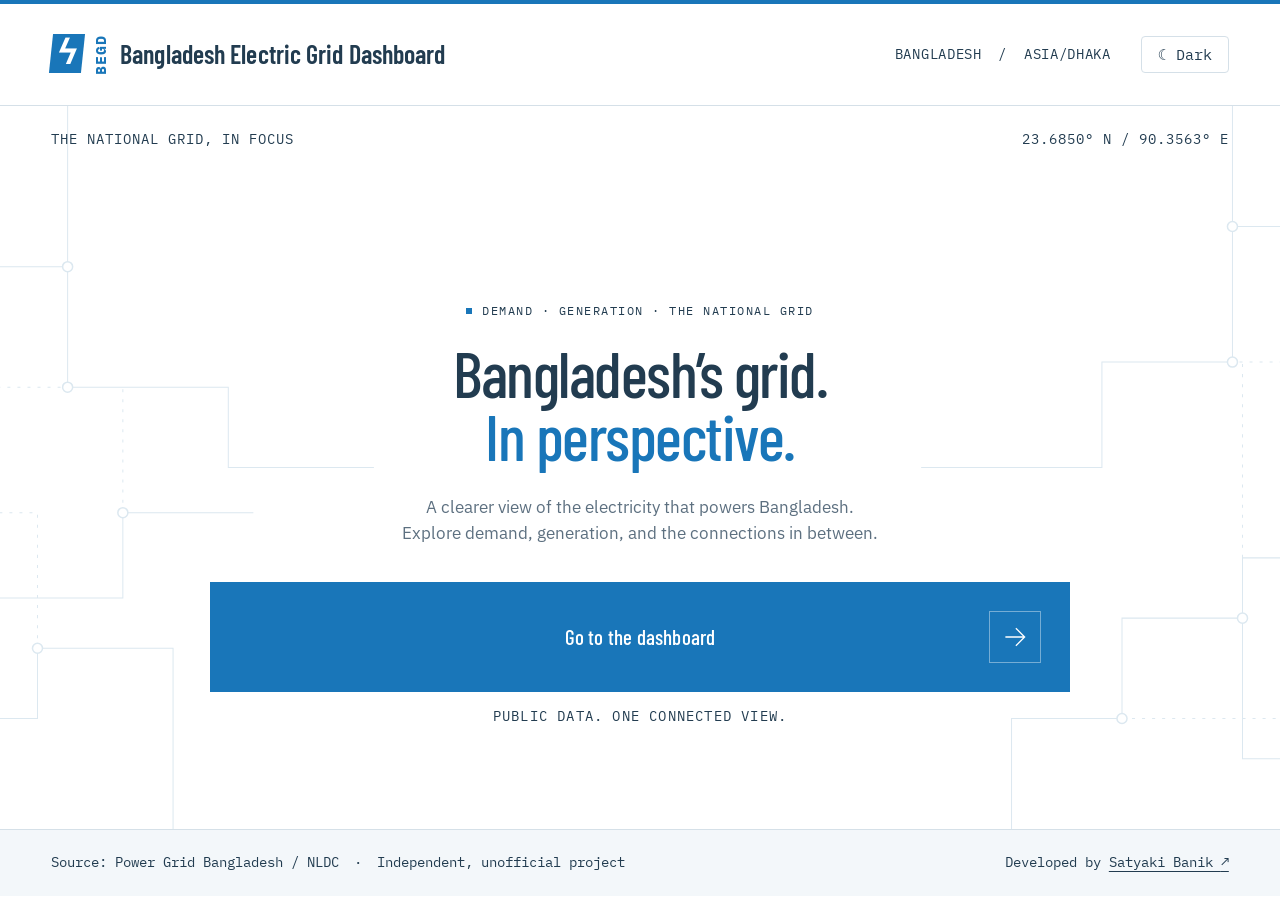
<file: index.html>
<!DOCTYPE html>
<html lang="en" data-theme="light">
<head>
<!-- Google tag (gtag.js) -->
<script async src="https://www.googletagmanager.com/gtag/js?id=G-PR6S6HXCWQ"></script>
<script>
  window.dataLayer = window.dataLayer || [];
  function gtag(){dataLayer.push(arguments);}
  gtag('js', new Date());

  gtag('config', 'G-PR6S6HXCWQ');
</script>

    <meta charset="utf-8">
    <script src="begd/theme.js?v=theme-v1"></script>
    <meta name="viewport" content="width=device-width, initial-scale=1">
    <meta name="description" content="Explore BEGD, the Bangladesh Electric Grid Dashboard, for electricity demand, generation, load shedding, power plants and imports from Power Grid and NLDC data.">
    <title>BEGD | Bangladesh Electric Grid Dashboard</title>
    <link rel="canonical" href="https://satyakibanik.github.io/Projects/">
    <link rel="sitemap" type="application/xml" href="sitemap.xml">
    <meta property="og:type" content="website">
    <meta property="og:site_name" content="BEGD">
    <meta property="og:title" content="BEGD | Bangladesh Electric Grid Dashboard">
    <meta property="og:url" content="https://satyakibanik.github.io/Projects/">
<link rel="icon" type="image/svg+xml" href="begd/favicon.svg">
<link rel="icon" type="image/png" sizes="32x32" href="begd/favicon-32.png">
<link rel="apple-touch-icon" sizes="180x180" href="begd/apple-touch-icon.png">
<meta property="og:image" content="https://satyakibanik.github.io/Projects/begd/social-preview.png">
<meta property="og:image:width" content="1200">
<meta property="og:image:height" content="630">
<meta property="og:image:type" content="image/png">
<meta property="og:image:alt" content="BEGD logo — Bangladesh Electric Grid Dashboard">
<meta name="twitter:image" content="https://satyakibanik.github.io/Projects/begd/social-preview.png">
<meta name="twitter:image:alt" content="BEGD logo — Bangladesh Electric Grid Dashboard">
<meta name="twitter:card" content="summary_large_image">
<meta name="twitter:title" content="BEGD | Bangladesh Electric Grid Dashboard">
    <link rel="preconnect" href="https://fonts.googleapis.com">
    <link rel="preconnect" href="https://fonts.gstatic.com" crossorigin>
    <link href="https://fonts.googleapis.com/css2?family=Barlow+Condensed:wght@400;500;600;700&family=IBM+Plex+Mono:wght@400;500&family=IBM+Plex+Sans:wght@400;500;600&display=swap" rel="stylesheet">
    <link rel="stylesheet" href="begd/landing.css?v=1">
<link rel="stylesheet" href="begd/readability.css?v=1"></head>
<body>
    <a class="skip-link" href="#main">Skip to content</a>
    <header class="site-header">
        <a class="brand" href="./" aria-label="BEGD home">
            <span class="brand-logo" aria-hidden="true"><span class="mark">ϟ</span><span class="brand-acronym">BEGD</span></span>
            <span class="brand-title">Bangladesh Electric Grid Dashboard</span>
        </a>
        <div class="header-tools">
            <span class="header-location">BANGLADESH <span>/</span> ASIA/DHAKA</span>
            <button type="button" id="theme-toggle" class="theme-toggle" aria-label="Switch to dark mode" aria-pressed="false">☾ Dark</button>
        </div>
    </header>
    <main id="main">
        <div class="page-index" aria-hidden="true"><span>THE NATIONAL GRID, IN FOCUS</span><span>23.6850° N / 90.3563° E</span></div>
        <section class="hero" aria-labelledby="begd-title">
            <svg class="grid-diagram" viewBox="0 0 1440 720" preserveAspectRatio="xMidYMid slice" fill="none" aria-hidden="true" focusable="false">
                <g class="grid-lines">
                    <path d="M0 160H150V280H310V360H455M0 490H205V405H335M150 0V160M0 610H120V540H255V720M1440 120H1310V255H1180V360H1000M1440 450H1320V510H1200V610H1090V720M1310 0V120M1440 650H1320V510"/>
                    <path d="M0 280H150M205 405V280M120 540V405H0M1440 255H1310M1320 450V255M1200 610H1440" stroke-dasharray="3 7"/>
                </g>
                <g class="grid-nodes">
                    <circle cx="150" cy="160" r="5"/><circle cx="150" cy="280" r="5"/><circle cx="205" cy="405" r="5"/><circle cx="120" cy="540" r="5"/><circle cx="1310" cy="120" r="5"/><circle cx="1310" cy="255" r="5"/><circle cx="1320" cy="510" r="5"/><circle cx="1200" cy="610" r="5"/>
                </g>
            </svg>
            <div class="hero-content">
                <p class="eyebrow"><span class="signal" aria-hidden="true"></span> DEMAND · GENERATION · THE NATIONAL GRID</p>
                <h1 id="begd-title">Bangladesh’s grid.<br><span>In perspective.</span></h1>
                <p class="hero-description">A clearer view of the electricity that powers Bangladesh.<br class="desktop-break"> Explore demand, generation, and the connections in between.</p>
                <a class="dashboard-link" href="begd/">
                    <span class="link-label">Go to the dashboard</span>
                    <span class="link-arrow" aria-hidden="true"><svg viewBox="0 0 32 32" fill="none"><path d="M5 16h21M17 6l10 10-10 10"/></svg></span>
                </a>
                <p class="entry-note">PUBLIC DATA. ONE CONNECTED VIEW.</p>
            </div>
            <div class="scope" aria-label="Explore in the dashboard" hidden>
                <div class="scope-item"><span class="scope-number" aria-hidden="true">01</span><div><h2>Demand &amp; generation</h2><p>Hourly curves. The national picture.</p></div></div>
                <div class="scope-item"><span class="scope-number" aria-hidden="true">02</span><div><h2>Plants &amp; connections</h2><p>Power plants, regions, and imports.</p></div></div>
                <div class="scope-item"><span class="scope-number" aria-hidden="true">03</span><div><h2>Patterns &amp; perspective</h2><p>Daily reports and long-term trends.</p></div></div>
            </div>
        </section>
    </main>
    <footer class="site-footer">
        <span>Source: Power Grid Bangladesh / NLDC <span class="footer-divider" aria-hidden="true">·</span> Independent, unofficial project</span>
        <span class="developer-credit">Developed by <a href="https://www.linkedin.com/in/satyakibanik/" target="_blank" rel="noopener noreferrer">Satyaki Banik <span aria-hidden="true">↗</span></a></span>
    </footer>
<script src="begd/readability.js?v=1"></script></body>
</html>
</file>
<file: begd/landing.css>
:root {
    color-scheme: light;
    --bg: #fff;
    --surface: #f3f7fa;
    --ink: #223c50;
    --muted: #5d7080;
    --blue: #1976b9;
    --blue-deep: #155f91;
    --line: #d5e0e8;
    --diagram: #dce8f0;
    --mono: 'IBM Plex Mono', monospace;
    --display: 'Barlow Condensed', 'Arial Narrow', sans-serif;
    --body: 'IBM Plex Sans', sans-serif;
}

:root[data-theme="dark"] {
    color-scheme: dark;
    --bg: #0c1520;
    --surface: #121f2c;
    --ink: #e5edf5;
    --muted: #b0c0ce;
    --blue: #7bc4f5;
    --blue-deep: #a2d7fb;
    --line: #3b5062;
    --diagram: #243b4d;
}

* { box-sizing: border-box; }
body { margin: 0; background: var(--bg); color: var(--ink); font: 15px/1.5 var(--body); border-top: 4px solid var(--blue); }
a { color: inherit; }
a, button { -webkit-tap-highlight-color: transparent; }
a:focus-visible, button:focus-visible { outline: 3px solid var(--blue); outline-offset: 6px; }
::selection { background: var(--blue); color: var(--bg); }
.skip-link { position: absolute; top: -80px; left: 24px; z-index: 5; padding: 12px 18px; background: var(--bg); }
.skip-link:focus { top: 16px; }
.site-header { min-height: 102px; display: flex; justify-content: space-between; align-items: center; gap: 24px; padding: 22px 4%; border-bottom: 1px solid var(--line); }
.brand { display: flex; align-items: center; gap: 12px; text-decoration: none; }
.brand-logo { position: relative; display: block; flex: 0 0 57px; width: 57px; height: 42px; }
.mark { position: absolute; top: 0; left: 0; width: 32px; height: 39px; background: var(--blue); color: var(--bg); font: 600 33px/35px var(--display); text-align: center; transform: skew(-6deg); }
.brand-acronym { position: absolute; top: 50%; left: 49px; transform: translate(-50%, -50%) rotate(-90deg); color: var(--blue); font: 500 10px/1 var(--mono); letter-spacing: 1.2px; }
.brand-title { font: 600 25px/1.1 var(--display); letter-spacing: .1px; }
.header-tools { display: flex; align-items: center; gap: 30px; }
.header-location { color: var(--muted); font: 9px var(--mono); letter-spacing: .7px; white-space: nowrap; }
.header-location span { padding: 0 8px; color: var(--blue); }
.theme-toggle { min-width: 88px; min-height: 34px; padding: 7px 11px; border: 1px solid var(--line); border-radius: 4px; background: var(--bg); color: var(--ink); font: 11px var(--mono); cursor: pointer; }
.theme-toggle:hover { background: var(--surface); border-color: var(--blue); }
main { position: relative; }
.page-index { position: absolute; top: 23px; left: 4%; right: 4%; z-index: 1; display: flex; justify-content: space-between; gap: 16px; color: var(--muted); font: 9px/1.5 var(--mono); letter-spacing: 1px; }
.hero { position: relative; min-height: max(720px, calc(100svh - 177px)); padding: 94px 4% 0; display: flex; flex-direction: column; justify-content: center; overflow: hidden; }
.grid-diagram { position: absolute; inset: 0; width: 100%; height: 100%; pointer-events: none; }
.grid-lines { stroke: var(--diagram); stroke-width: 1; }
.grid-nodes { fill: var(--bg); stroke: var(--diagram); stroke-width: 1.5; }
.hero-content { position: relative; z-index: 1; width: min(100%, 860px); margin: auto; text-align: center; }
.eyebrow { display: flex; align-items: center; justify-content: center; gap: 10px; color: var(--blue); font: 10px/1.6 var(--mono); letter-spacing: 1.5px; margin: 0 0 22px; }
.signal { display: inline-block; flex: 0 0 6px; width: 6px; height: 6px; background: var(--blue); }
h1 { font: 500 clamp(66px, 7.4vw, 106px)/.98 var(--display); letter-spacing: -1.5px; margin: 0; }
h1 span { color: var(--blue); }
.hero-description { color: var(--muted); font-size: 15px; line-height: 1.8; margin: 26px 0 36px; }
.dashboard-link { display: grid; grid-template-columns: 52px minmax(0, 1fr) 52px; align-items: center; gap: 26px; min-height: 110px; padding: 20px 28px; text-align: center; background: var(--blue); color: #fff; border: 1px solid var(--blue); text-decoration: none; transition: background .2s, border-color .2s; }
.dashboard-link:hover { background: var(--blue-deep); border-color: var(--blue-deep); }
.link-label { grid-column: 2; font: 500 38px/1.1 var(--display); letter-spacing: .2px; }
.link-arrow { display: grid; place-items: center; width: 52px; height: 52px; border: 1px solid #ffffff66; }
.link-arrow svg { width: 28px; height: 28px; stroke: currentColor; stroke-width: 1.5; transition: transform .2s; }
.dashboard-link:hover .link-arrow svg { transform: translateX(4px); }
[data-theme="dark"] .dashboard-link { color: #0c1520; }
[data-theme="dark"] .link-arrow { border-color: #0c152066; }
.entry-note { margin: 14px 0 0; font: 9px/1.6 var(--mono); color: var(--muted); letter-spacing: 1.2px; }
.scope { position: relative; z-index: 1; display: grid; grid-template-columns: repeat(3, minmax(0, 1fr)); width: min(100%, 1120px); margin: 64px auto 0; padding: 26px 0 29px; border-top: 1px solid var(--line); }
.scope[hidden] { display: none; }
.scope-item { display: flex; gap: 16px; padding: 0 30px; border-right: 1px solid var(--line); }
.scope-item:first-child { padding-left: 0; }
.scope-item:last-child { border-right: 0; padding-right: 0; }
.scope-number { color: var(--blue); font: 10px/2.2 var(--mono); }
.scope h2 { font: 500 23px/1.1 var(--display); margin: 0 0 8px; }
.scope p { color: var(--muted); font-size: 11px; margin: 0; }
.site-footer { display: flex; justify-content: space-between; gap: 16px 30px; padding: 22px 4%; border-top: 1px solid var(--line); background: var(--surface); color: var(--muted); font: 9px/1.8 var(--mono); }
.footer-divider { padding: 0 7px; }
.developer-credit { white-space: nowrap; }
.developer-credit a { text-decoration-thickness: 1px; text-underline-offset: 4px; }
.developer-credit a:hover { color: var(--blue); }

@media (min-width: 1600px) {
    .hero-content { width: 940px; }
}
@media (max-width: 900px) {
    .header-location { display: none; }
    .hero { min-height: max(720px, calc(100svh - 177px)); }
    .scope-item { padding: 0 20px; gap: 10px; }
    .scope h2 { font-size: 21px; }
    .scope p { max-width: 180px; line-height: 1.7; }
    .site-footer { flex-wrap: wrap; }
}
@media (min-width: 601px) and (max-height: 850px) {
    .hero { min-height: calc(100svh - 167px); padding-top: 64px; }
    h1 { font-size: clamp(66px, 6vw, 84px); }
    .eyebrow { margin-bottom: 18px; }
    .hero-description { margin: 20px 0 26px; font-size: 14px; line-height: 1.7; }
    .dashboard-link { min-height: 96px; }
    .scope { margin-top: 38px; padding-top: 22px; padding-bottom: 22px; }
}
@media (max-width: 600px) {
    .site-header { min-height: 88px; padding: 18px 20px; gap: 12px; }
    .brand { gap: 5px; }
    .brand-title { max-width: 190px; font-size: 20px; line-height: 1.05; }
    .brand-logo { transform: scale(.85); transform-origin: left center; flex-basis: 49px; margin-right: -4px; }
    .theme-toggle { min-width: 72px; font-size: 10px; padding: 7px 8px; }
    .page-index { top: 19px; left: 20px; right: 20px; font-size: 8px; letter-spacing: .5px; }
    .page-index span:last-child { display: none; }
    .hero { min-height: calc(100svh - 92px); padding: 80px 20px 0; }
    .grid-diagram { opacity: .6; }
    .eyebrow { font-size: 8px; letter-spacing: .7px; gap: 7px; margin-bottom: 23px; }
    h1 { font-size: clamp(42px, 12vw, 72px); letter-spacing: -.7px; }
    .hero-description { max-width: 330px; margin: 23px auto 30px; font-size: 13px; line-height: 1.8; }
    .desktop-break { display: none; }
    .dashboard-link { grid-template-columns: 38px minmax(0, 1fr) 38px; min-height: 88px; padding: 17px 18px; gap: 8px; }
    .link-label { font-size: clamp(25px, 6.5vw, 34px); }
    .link-arrow { width: 38px; height: 38px; }
    .link-arrow svg { width: 23px; height: 23px; }
    .entry-note { font-size: 8px; letter-spacing: .8px; }
    .scope { grid-template-columns: 1fr; margin-top: 48px; padding: 0; }
    .scope-item, .scope-item:first-child, .scope-item:last-child { padding: 18px 0; gap: 16px; border-right: 0; border-bottom: 1px solid var(--line); }
    .scope-item:last-child { border-bottom: 0; }
    .scope h2 { font-size: 21px; margin-bottom: 4px; }
    .scope p { max-width: none; }
    .site-footer { padding: 20px; font-size: 8px; gap: 12px; }
}
@media (max-width: 360px) {
    .link-label { font-size: 22px; }
    .dashboard-link { grid-template-columns: 30px minmax(0, 1fr) 30px; gap: 6px; }
    .link-arrow { width: 30px; height: 34px; }
}
@media (prefers-reduced-motion: reduce) {
    *, *::before, *::after { transition: none !important; }
}
</file>
<file: begd/readability.css>
[data-text-role="body"]{font-size:17px!important}
[data-text-role="small"]{font-size:14px!important}
[data-text-role="controls"]{font-size:15px!important}
[data-text-role="table"]{font-size:15px!important}
[data-text-role="chart"]{font-size:13px!important}
[data-text-role="micro"]{font-size:12px!important}
[data-text-role="title"]{font-size:44px!important}
[data-text-role="heading"]{font-size:28px!important}
[data-text-role="subheading"]{font-size:21px!important}
[data-text-role="reading"]{font-size:24px!important}
[data-text-role="metric"]{font-size:36px!important}
[data-text-role="article"]{font-size:24px!important}
[data-text-role="bangla"]{font-size:22px!important}
[data-text-role="brand"]{font-size:26px!important}
[data-text-role="brand-acronym"]{font-size:15px!important;font-weight:700!important;color:var(--blue,#477d9c)!important}
[data-text-role="hero"]{font-size:64px!important}
@media(max-width:600px){[data-text-role="body"]{font-size:16px!important}[data-text-role="small"]{font-size:14px!important}[data-text-role="controls"]{font-size:15px!important}[data-text-role="table"]{font-size:14px!important}[data-text-role="chart"]{font-size:13px!important}[data-text-role="micro"]{font-size:12px!important}[data-text-role="title"]{font-size:36px!important}[data-text-role="heading"]{font-size:24px!important}[data-text-role="subheading"]{font-size:20px!important}[data-text-role="reading"]{font-size:22px!important}[data-text-role="metric"]{font-size:32px!important}[data-text-role="article"]{font-size:22px!important}[data-text-role="bangla"]{font-size:20px!important}[data-text-role="brand"]{font-size:22px!important}[data-text-role="brand-acronym"]{font-size:14px!important}[data-text-role="hero"]{font-size:42px!important}}
 [data-text-role="chart"]{font-size:var(--readable-svg-size,13px)!important}
 [data-text-role="body"],[data-text-role="small"]{line-height:1.55!important}
 [data-text-role="heading"],[data-text-role="subheading"],[data-text-role="title"],[data-text-role="article"],[data-text-role="bangla"]{line-height:1.25!important}
 label,button,select,input{line-height:1.4!important}button,input,select{min-height:38px}
 .chart-legend,.chart-selector,.map-controls,.region-map-key,.news-language,.header-actions{flex-wrap:wrap!important}
 .panel-head{flex-wrap:wrap!important;gap:12px!important}.region-map-reading{align-items:baseline;flex-wrap:wrap!important}
 svg.chart,.interactive-chart svg,.trends-chart>svg{overflow:visible!important}
 .chart-tooltip,.trends-tooltip,.plant-tooltip{max-width:min(440px,90vw)!important;white-space:normal!important}
 .metric .value{white-space:normal!important}.brand-title{white-space:normal!important}
 .header-title-row{flex-wrap:wrap!important}.header-title-row>.brand{flex:1 1 380px!important}.header-title-row .header-actions{flex:1 1 360px!important;justify-content:flex-end!important}
 @media(max-width:1000px){.header-title-row>.brand{flex-basis:100%!important}.header-title-row .header-actions{width:100%!important;justify-content:space-between!important}.header-meta{flex-wrap:wrap!important;gap:14px!important}.header-meta #date-status{flex-basis:100%!important}}
 @media(max-width:600px){header .brand{gap:10px!important}.brand-title{line-height:1.15!important}.bangladesh-clock{flex:1 1 100%!important;text-align:left!important}.header-title-row .header-actions{justify-content:flex-start!important}}
 
[data-text-role="small"],[data-text-role="micro"]{opacity:1!important;color:var(--ink,#243b4b)!important}

.more-information{margin:14px 0 4px;border:0!important;padding-top:0;clear:both}
.more-information>summary{font:500 15px/1.4 "IBM Plex Sans",sans-serif;cursor:pointer;color:var(--ink);padding:6px 0;min-height:38px}
.more-information>summary:focus-visible{outline:2px solid var(--blue,#477d9c);outline-offset:3px}
.more-information[open]>summary{margin-bottom:10px}
.more-information p{max-width:85ch;overflow-wrap:anywhere}

@media(max-width:600px){
.interactive-chart,.trends-chart,.vb-combined{overflow-x:auto;max-width:100%}
.vb-combined>svg{min-width:600px}
}

.regional-fuel-table{table-layout:fixed;min-width:780px;width:100%}
.regional-fuel-table th:first-child,.regional-fuel-table td:first-child{width:14ch;white-space:nowrap}
.icon-references{margin-top:24px}.icon-references summary{cursor:pointer;font-size:15px;padding:10px 0}.icon-references details>div{display:flex;flex-wrap:wrap;gap:12px 24px}

.plant-table-hint{font-family:"IBM Plex Sans",sans-serif;font-weight:400!important;white-space:normal}

/* Tooltip dimensions must be final before the touch handler positions them. */
.chart-tooltip.is-touch-tooltip,.trends-tooltip.is-touch-tooltip{font-size:14px!important;line-height:1.5}
.is-touch-tooltip>strong{font-size:14px!important}

.temperature-subplot-heading{flex-wrap:wrap}

/* Compact legends retain the same series controls and readable wrapping. */
:root{--begd-legend-size:13px}
[data-text-role="legend"]{font-size:var(--begd-legend-size)!important;line-height:1.3!important}
[data-text-role="legend-chart"]{font-size:var(--readable-svg-size,var(--begd-legend-size))!important}
:is(.legend,.fuel-legend,.trends-legend,.event-mark-legend,.event-density-legend,.daylight-key,.regional-snapshot-legend,.vb-legend,.region-map-key,.chart-legend){gap:4px 12px;margin-top:8px;margin-bottom:8px}
:is(.legend,.fuel-legend,.trends-legend,.vb-legend,.chart-legend) :is(label,button){min-height:26px;padding-top:2px;padding-bottom:2px;gap:5px}
:is(.legend,.fuel-legend,.trends-legend,.chart-legend) input[type="checkbox"]{width:13px;height:13px;min-height:0;padding:0;flex:0 0 13px}
.legend label:has(>.series-swatch){grid-template-columns:13px 32px minmax(0,1fr);gap:5px;line-height:1.3}
.legend .series-swatch{width:32px;height:12px;flex-basis:32px}
.dispatch-legend,.dispatch-legend-rows,.dispatch-legend-extra-column{gap:4px}
.dispatch-legend-master{padding-bottom:4px}.family-legend-items{gap:4px 12px}
.en-curve-chart>.legend{gap:4px}.en-curve-chart>.legend label{grid-template-columns:13px 32px minmax(0,1fr);gap:5px}
.en-curve-chart>.legend i.series-swatch{width:32px;height:12px}
.regional-snapshot-legend{gap:6px}.regional-snapshot-date-key>.series-swatch,.regional-snapshot-date-key>.legend-swatch{width:32px;max-width:32px;flex-basis:32px;height:12px}
.trends-legend label{max-width:100%;overflow-wrap:anywhere}
.trends-legend label:has([data-trend-all]){flex-basis:100%}
/* Keep comparisons visible while reducing empty space and control height. */
#day-sources{gap:4px 16px;padding:6px 12px 10px;margin-bottom:16px}
#day-sources legend{font-size:13px!important;line-height:1.3!important;padding:0 5px}
#day-sources :is(label,span,input,button){font-size:13px!important;line-height:1.3!important}
#day-sources>label{width:auto;min-height:28px;gap:5px}
#day-sources input[type="checkbox"]{width:13px;height:13px;min-height:0;padding:0;flex:0 0 13px}
#day-sources .custom-comparison-controls{display:grid;grid-template-columns:auto minmax(0,1fr);gap:4px 10px;align-items:center;margin-top:4px;min-width:0}
#day-sources .custom-comparison-controls>div{gap:6px;flex-wrap:nowrap;min-width:0}
#day-sources #comparison-date{width:10rem;max-width:100%;height:34px;min-height:34px;padding:4px 6px}
#day-sources :is(#add-comparison,#custom-comparisons button){min-height:34px;padding:5px 9px;white-space:nowrap}
#day-sources .custom-comparison-controls :is(p,[role="status"]){grid-column:1/-1;font-size:12px!important;line-height:1.35!important;margin:0}
#comparison-status:empty,#custom-comparisons:empty{display:none}
#day-sources #custom-comparisons{gap:4px;margin:4px 0 0}
@media(max-width:650px){
 #day-sources{gap:3px 12px;padding:6px 10px 9px}
 #day-sources>label{flex:0 1 auto;min-height:30px}
 #day-sources .custom-comparison-controls{grid-template-columns:minmax(0,1fr);gap:4px}
 #day-sources .custom-comparison-controls>label{width:auto}
 #day-sources #comparison-date{flex:1;min-width:0;width:10rem}
 #day-sources :is(#comparison-date,#add-comparison,#custom-comparisons button){height:36px;min-height:36px}
 .trends-legend{gap:3px 12px}.trends-legend label{min-height:28px}
 .en-curve-chart>.legend{gap:4px 10px}
}
</file>
